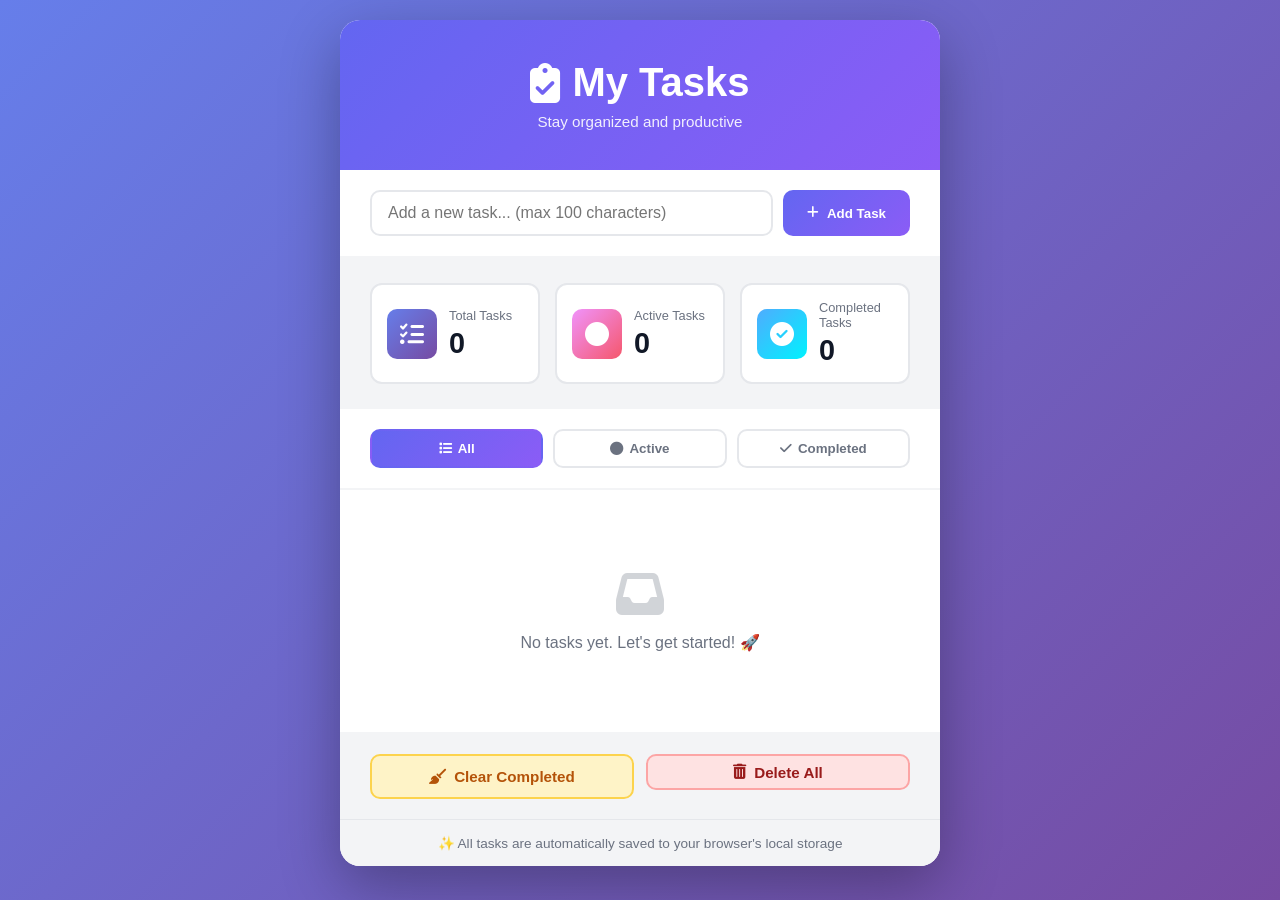
<file: todo.html>
<!DOCTYPE html>
<html lang="en">
<head>
    <meta charset="UTF-8">
    <meta name="viewport" content="width=device-width, initial-scale=1.0">
    <title>To-Do List App | Local Storage</title>
    <link rel="stylesheet" href="todo-style.css">
    <link rel="stylesheet" href="https://cdnjs.cloudflare.com/ajax/libs/font-awesome/6.4.0/css/all.min.css">
</head>
<body>
    <div class="container">
        <!-- HEADER -->
        <div class="header">
            <div class="header-content">
                <h1><i class="fas fa-clipboard-check"></i> My Tasks</h1>
                <p>Stay organized and productive</p>
            </div>
        </div>

        <!-- INPUT SECTION -->
        <div class="input-section">
            <div class="input-wrapper">
                <input 
                    type="text" 
                    id="todoInput" 
                    class="todo-input" 
                    placeholder="Add a new task... (max 100 characters)"
                    autocomplete="off"
                >
                <button id="addBtn" class="add-btn">
                    <i class="fas fa-plus"></i> Add Task
                </button>
            </div>
        </div>

        <!-- STATS SECTION -->
        <div class="stats-section">
            <div class="stat-card">
                <div class="stat-icon total">
                    <i class="fas fa-tasks"></i>
                </div>
                <div class="stat-info">
                    <p class="stat-label">Total Tasks</p>
                    <p class="stat-number" id="totalCount">0</p>
                </div>
            </div>

            <div class="stat-card">
                <div class="stat-icon active">
                    <i class="fas fa-circle"></i>
                </div>
                <div class="stat-info">
                    <p class="stat-label">Active Tasks</p>
                    <p class="stat-number" id="activeCount">0</p>
                </div>
            </div>

            <div class="stat-card">
                <div class="stat-icon completed">
                    <i class="fas fa-check-circle"></i>
                </div>
                <div class="stat-info">
                    <p class="stat-label">Completed Tasks</p>
                    <p class="stat-number" id="completedCount">0</p>
                </div>
            </div>
        </div>

        <!-- FILTER SECTION -->
        <div class="filter-section">
            <button class="filter-btn active" data-filter="all">
                <i class="fas fa-list"></i> All
            </button>
            <button class="filter-btn" data-filter="active">
                <i class="fas fa-circle"></i> Active
            </button>
            <button class="filter-btn" data-filter="completed">
                <i class="fas fa-check"></i> Completed
            </button>
        </div>

        <!-- TODOS LIST -->
        <div class="todos-section">
            <div id="todoList" class="todo-list"></div>
        </div>

        <!-- ACTION BUTTONS -->
        <div class="action-section">
            <button id="clearCompleted" class="action-btn clear-btn">
                <i class="fas fa-broom"></i> Clear Completed
            </button>
            <button id="deleteAll" class="action-btn delete-btn">
                <i class="fas fa-trash-alt"></i> Delete All
            </button>
        </div>

        <!-- FOOTER -->
        <div class="footer">
            <p>✨ All tasks are automatically saved to your browser's local storage</p>
        </div>
    </div>

    <script src="todo-script.js"></script>
</body>
</html>
</file>
<file: todo-style.css>
* {
    margin: 0;
    padding: 0;
    box-sizing: border-box;
}

:root {
    --primary: #6366f1;
    --primary-dark: #4f46e5;
    --secondary: #8b5cf6;
    --success: #10b981;
    --danger: #ef4444;
    --warning: #f59e0b;
    --dark: #1f2937;
    --light: #f3f4f6;
    --text: #111827;
    --text-light: #6b7280;
    --border: #e5e7eb;
}

body {
    font-family: 'Segoe UI', Tahoma, Geneva, Verdana, sans-serif;
    background: linear-gradient(135deg, #667eea 0%, #764ba2 100%);
    min-height: 100vh;
    padding: 20px;
    color: var(--text);
}

.container {
    max-width: 600px;
    margin: 0 auto;
    background: white;
    border-radius: 20px;
    box-shadow: 0 20px 60px rgba(0, 0, 0, 0.3);
    overflow: hidden;
}

/* HEADER */
.header {
    background: linear-gradient(135deg, var(--primary) 0%, var(--secondary) 100%);
    color: white;
    padding: 40px 30px;
    text-align: center;
}

.header h1 {
    font-size: 2.5rem;
    margin-bottom: 8px;
    display: flex;
    align-items: center;
    justify-content: center;
    gap: 12px;
}

.header p {
    font-size: 0.95rem;
    opacity: 0.9;
}

/* INPUT SECTION */
.input-section {
    padding: 20px 30px;
    border-bottom: 2px solid var(--light);
}

.input-wrapper {
    display: flex;
    gap: 10px;
}

.todo-input {
    flex: 1;
    padding: 12px 16px;
    border: 2px solid var(--border);
    border-radius: 10px;
    font-size: 1rem;
    transition: all 0.3s;
}

.todo-input:focus {
    outline: none;
    border-color: var(--primary);
    box-shadow: 0 0 0 3px rgba(99, 102, 241, 0.1);
}

.add-btn {
    padding: 12px 24px;
    background: linear-gradient(135deg, var(--primary) 0%, var(--secondary) 100%);
    color: white;
    border: none;
    border-radius: 10px;
    font-weight: 600;
    cursor: pointer;
    transition: all 0.3s;
    display: flex;
    align-items: center;
    gap: 8px;
    white-space: nowrap;
}

.add-btn:hover {
    transform: translateY(-2px);
    box-shadow: 0 10px 20px rgba(99, 102, 241, 0.3);
}

.add-btn:active {
    transform: translateY(0);
}

/* STATS SECTION */
.stats-section {
    display: grid;
    grid-template-columns: repeat(3, 1fr);
    gap: 15px;
    padding: 25px 30px;
    background: var(--light);
}

.stat-card {
    background: white;
    padding: 15px;
    border-radius: 12px;
    display: flex;
    align-items: center;
    gap: 12px;
    border: 2px solid var(--border);
    transition: all 0.3s;
}

.stat-card:hover {
    transform: translateY(-2px);
    box-shadow: 0 5px 15px rgba(0, 0, 0, 0.1);
}

.stat-icon {
    width: 50px;
    height: 50px;
    border-radius: 10px;
    display: flex;
    align-items: center;
    justify-content: center;
    font-size: 1.5rem;
    color: white;
}

.stat-icon.total {
    background: linear-gradient(135deg, #667eea 0%, #764ba2 100%);
}

.stat-icon.active {
    background: linear-gradient(135deg, #f093fb 0%, #f5576c 100%);
}

.stat-icon.completed {
    background: linear-gradient(135deg, #4facfe 0%, #00f2fe 100%);
}

.stat-info {
    flex: 1;
}

.stat-label {
    font-size: 0.8rem;
    color: var(--text-light);
    margin-bottom: 4px;
}

.stat-number {
    font-size: 1.8rem;
    font-weight: 700;
    color: var(--text);
}

/* FILTER SECTION */
.filter-section {
    display: flex;
    gap: 10px;
    padding: 20px 30px;
    border-bottom: 2px solid var(--light);
    flex-wrap: wrap;
}

.filter-btn {
    flex: 1;
    min-width: 100px;
    padding: 10px 15px;
    border: 2px solid var(--border);
    background: white;
    border-radius: 10px;
    cursor: pointer;
    font-weight: 600;
    transition: all 0.3s;
    display: flex;
    align-items: center;
    justify-content: center;
    gap: 6px;
    color: var(--text-light);
}

.filter-btn:hover {
    border-color: var(--primary);
    color: var(--primary);
}

.filter-btn.active {
    background: linear-gradient(135deg, var(--primary) 0%, var(--secondary) 100%);
    color: white;
    border-color: transparent;
}

/* TODOS SECTION */
.todos-section {
    padding: 20px 30px;
    min-height: 200px;
}

.todo-list {
    display: flex;
    flex-direction: column;
    gap: 10px;
}

.todo-item {
    display: flex;
    align-items: center;
    gap: 12px;
    padding: 15px;
    background: var(--light);
    border-radius: 10px;
    transition: all 0.3s;
    border: 2px solid transparent;
}

.todo-item:hover {
    background: white;
    border-color: var(--primary);
    box-shadow: 0 5px 15px rgba(0, 0, 0, 0.1);
}

.todo-item.completed {
    opacity: 0.6;
}

.todo-item.completed .todo-text {
    text-decoration: line-through;
    color: var(--text-light);
}

.checkbox {
    width: 24px;
    height: 24px;
    cursor: pointer;
    accent-color: var(--primary);
}

.todo-text {
    flex: 1;
    word-break: break-word;
    font-size: 0.95rem;
    transition: all 0.3s;
}

.delete-btn {
    background: var(--danger);
    color: white;
    border: none;
    width: 36px;
    height: 36px;
    border-radius: 8px;
    cursor: pointer;
    display: flex;
    align-items: center;
    justify-content: center;
    transition: all 0.3s;
    font-size: 0.9rem;
}

.delete-btn:hover {
    background: #dc2626;
    transform: scale(1.1);
}

.empty-state {
    display: flex;
    flex-direction: column;
    align-items: center;
    justify-content: center;
    padding: 60px 20px;
    color: var(--text-light);
    text-align: center;
}

.empty-state i {
    font-size: 3rem;
    margin-bottom: 15px;
    opacity: 0.3;
}

.empty-state p {
    font-size: 1rem;
}

/* ACTION SECTION */
.action-section {
    display: flex;
    gap: 12px;
    padding: 20px 30px;
    border-top: 2px solid var(--light);
    background: var(--light);
}

.action-btn {
    flex: 1;
    padding: 12px 16px;
    border: 2px solid transparent;
    border-radius: 10px;
    cursor: pointer;
    font-weight: 600;
    transition: all 0.3s;
    display: flex;
    align-items: center;
    justify-content: center;
    gap: 8px;
    font-size: 0.95rem;
}

.clear-btn {
    background: #fef3c7;
    color: #b45309;
    border-color: #fcd34d;
}

.clear-btn:hover {
    background: #fde68a;
    transform: translateY(-2px);
    box-shadow: 0 5px 15px rgba(245, 158, 11, 0.3);
}

#deleteAll {
    background: #fee2e2;
    color: #991b1b;
    border-color: #fca5a5;
}

#deleteAll:hover {
    background: #fecaca;
    transform: translateY(-2px);
    box-shadow: 0 5px 15px rgba(239, 68, 68, 0.3);
}

/* FOOTER */
.footer {
    background: var(--light);
    padding: 15px 30px;
    text-align: center;
    font-size: 0.85rem;
    color: var(--text-light);
    border-top: 1px solid var(--border);
}

/* RESPONSIVE */
@media (max-width: 600px) {
    .container {
        border-radius: 15px;
    }

    .header {
        padding: 30px 20px;
    }

    .header h1 {
        font-size: 2rem;
    }

    .stats-section {
        grid-template-columns: 1fr;
        padding: 15px 20px;
    }

    .stat-card {
        padding: 12px;
    }

    .input-wrapper {
        flex-direction: column;
    }

    .add-btn {
        width: 100%;
    }

    .filter-section {
        padding: 15px 20px;
    }

    .filter-btn {
        flex: 1;
        min-width: auto;
    }

    .todos-section {
        padding: 15px 20px;
    }

    .action-section {
        flex-direction: column;
        padding: 15px 20px;
    }

    .action-btn {
        width: 100%;
    }
}

@media (max-width: 400px) {
    body {
        padding: 10px;
    }

    .header h1 {
        font-size: 1.5rem;
    }

    .header p {
        font-size: 0.85rem;
    }

    .stat-number {
        font-size: 1.5rem;
    }

    .filter-section {
        flex-direction: column;
    }

    .filter-btn {
        width: 100%;
    }

    .action-btn {
        font-size: 0.9rem;
        padding: 10px 12px;
    }
}
</file>
